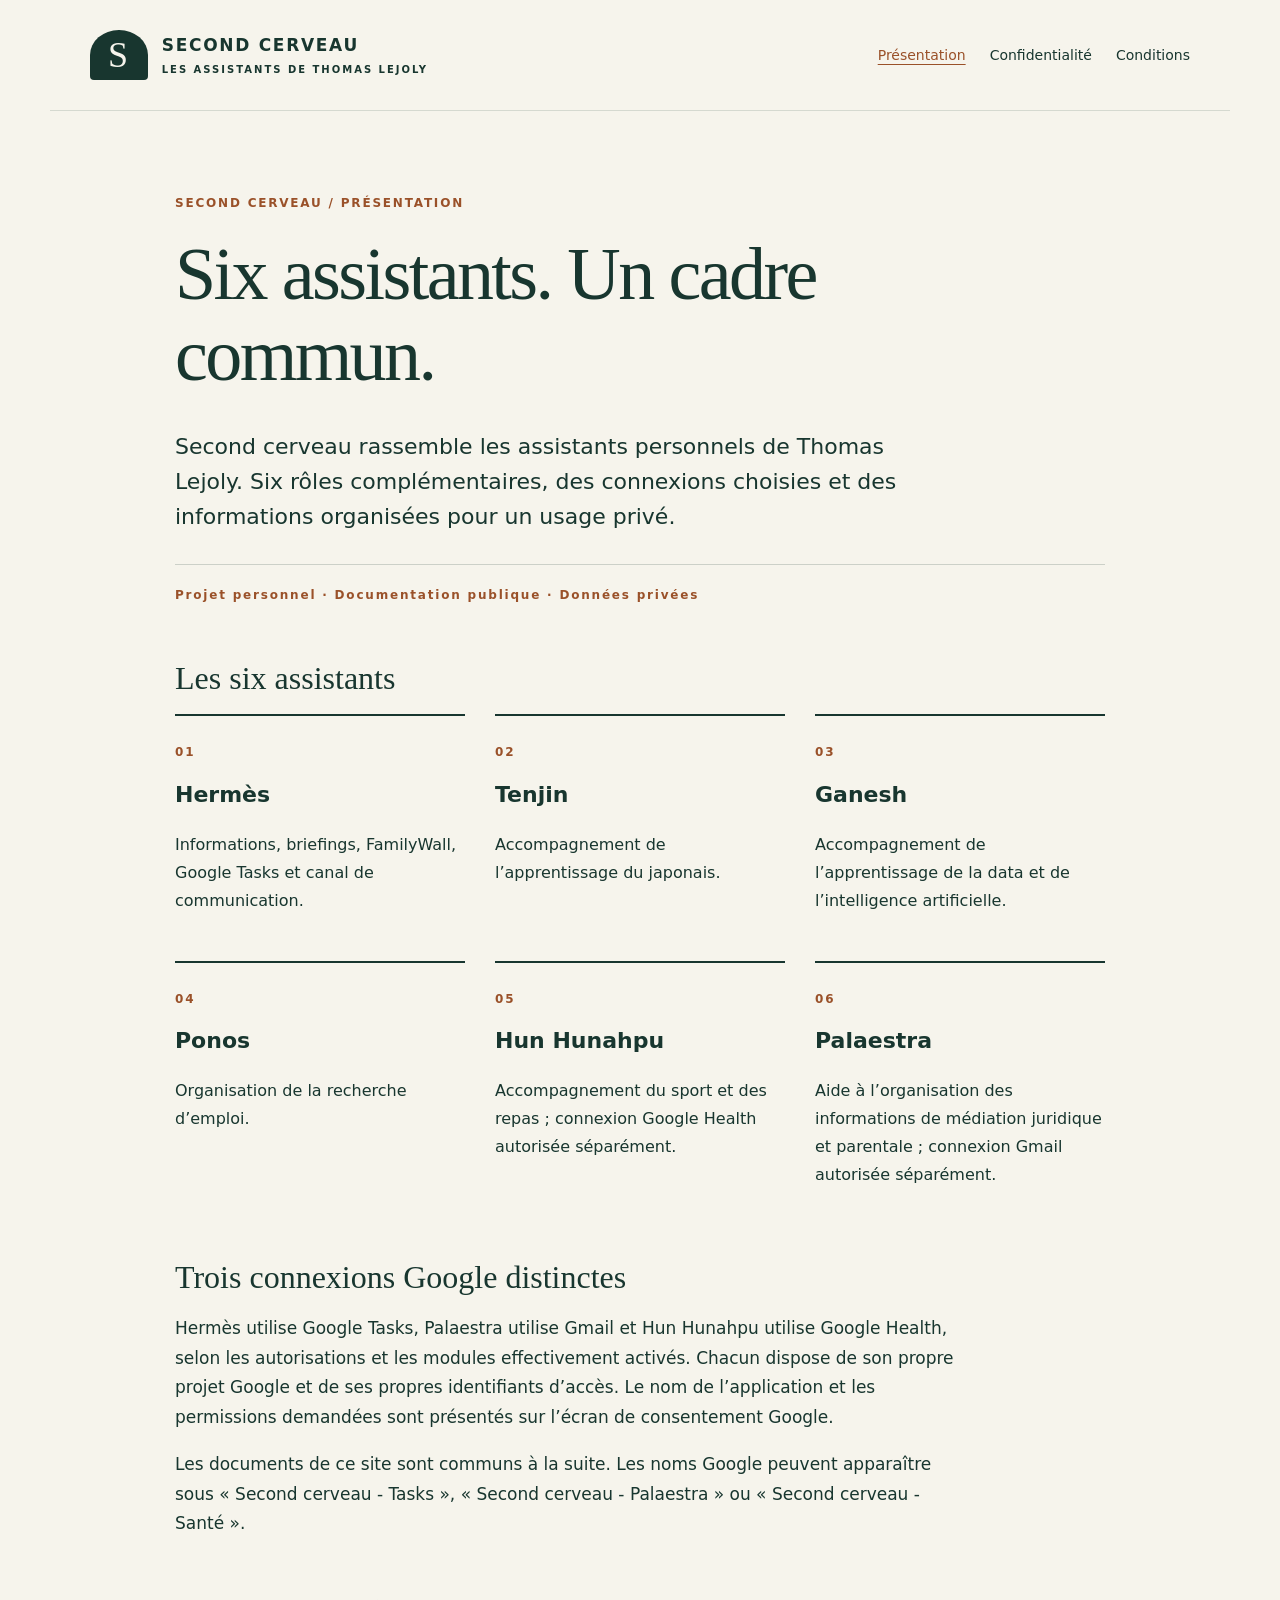
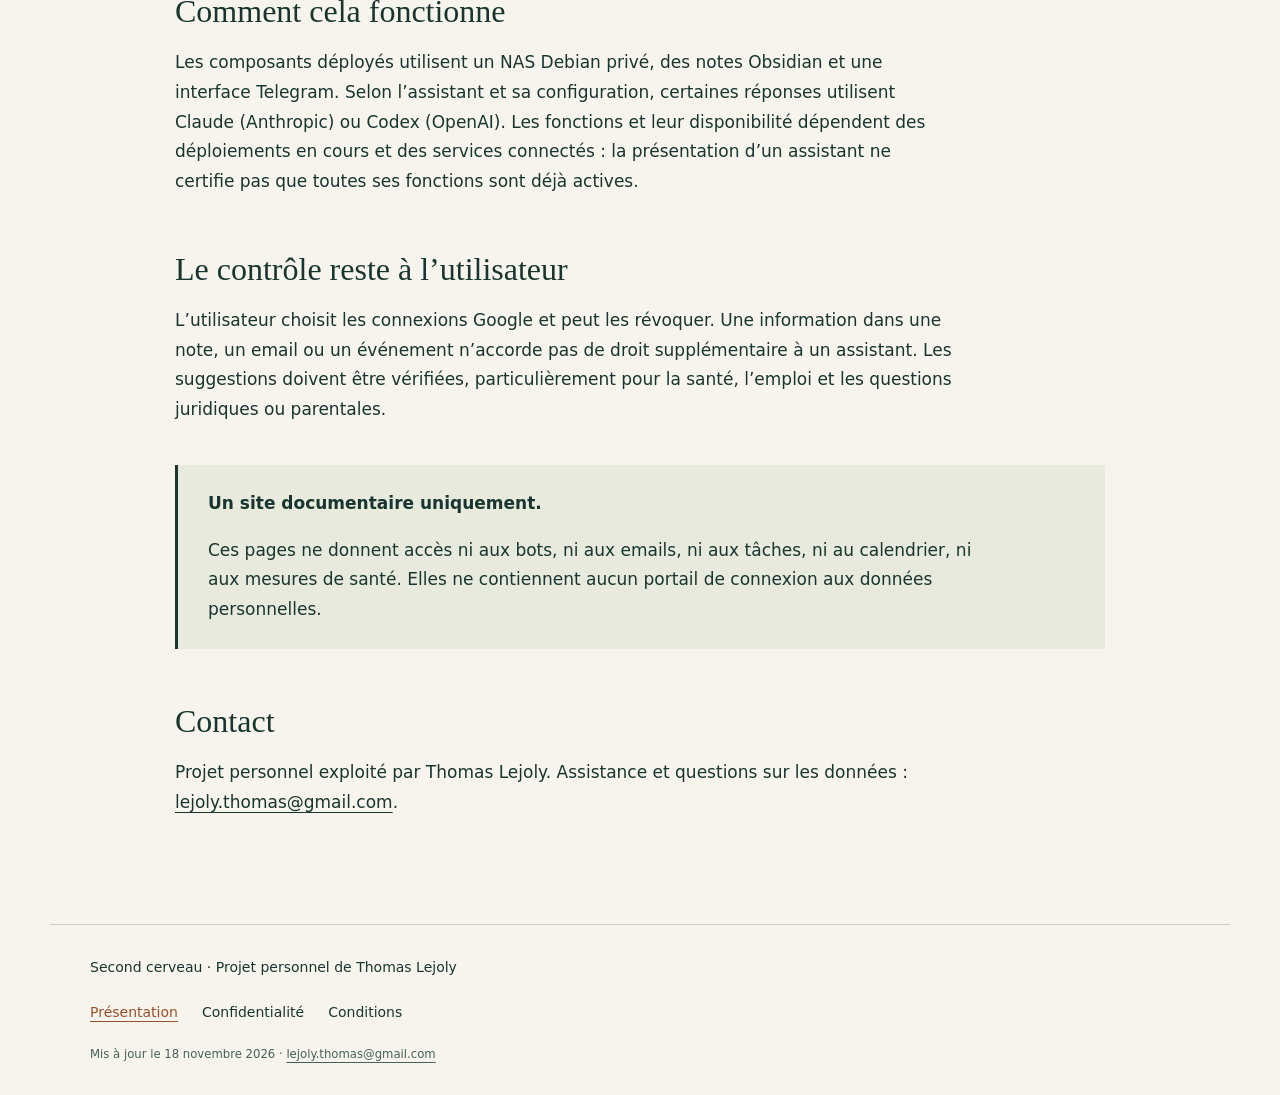
<file: index.html>
<!doctype html><html lang="fr"><head><meta charset="utf-8"><meta name="viewport" content="width=device-width,initial-scale=1"><meta name="description" content="Second cerveau : les assistants personnels de Thomas Lejoly, leurs connexions et leur politique de données."><title>Présentation — Second cerveau</title><meta name="google-site-verification" content="UJwpdZyruiKi0QQBRNBdk_fA5FHV_o0WUust5MKIB34" /><link rel="stylesheet" href="style.css"></head><body><a class="skip" href="#contenu">Aller au contenu</a><header><a class="brand" href="index.html"><span class="mark">S</span><span>SECOND CERVEAU<small>LES ASSISTANTS DE THOMAS LEJOLY</small></span></a><nav aria-label="Navigation principale"><a href="index.html" aria-current="page">Présentation</a><a href="confidentialite.html">Confidentialité</a><a href="conditions.html">Conditions</a></nav></header><main id="contenu"><p class="eyebrow">SECOND CERVEAU / PRÉSENTATION</p><h1>Six assistants. Un cadre commun.</h1><p class="lead">Second cerveau rassemble les assistants personnels de Thomas Lejoly. Six rôles complémentaires, des connexions choisies et des informations organisées pour un usage privé.</p><div class="label">Projet personnel · Documentation publique · Données privées</div>
<h2>Les six assistants</h2><div class="grid"><section><span class="number">01</span><h3>Hermès</h3><p>Informations, briefings, FamilyWall, Google Tasks et canal de communication.</p></section><section><span class="number">02</span><h3>Tenjin</h3><p>Accompagnement de l’apprentissage du japonais.</p></section><section><span class="number">03</span><h3>Ganesh</h3><p>Accompagnement de l’apprentissage de la data et de l’intelligence artificielle.</p></section><section><span class="number">04</span><h3>Ponos</h3><p>Organisation de la recherche d’emploi.</p></section><section><span class="number">05</span><h3>Hun Hunahpu</h3><p>Accompagnement du sport et des repas ; connexion Google Health autorisée séparément.</p></section><section><span class="number">06</span><h3>Palaestra</h3><p>Aide à l’organisation des informations de médiation juridique et parentale ; connexion Gmail autorisée séparément.</p></section></div><h2>Trois connexions Google distinctes</h2><p>Hermès utilise Google Tasks, Palaestra utilise Gmail et Hun Hunahpu utilise Google Health, selon les autorisations et les modules effectivement activés. Chacun dispose de son propre projet Google et de ses propres identifiants d’accès. Le nom de l’application et les permissions demandées sont présentés sur l’écran de consentement Google.</p>
<p>Les documents de ce site sont communs à la suite. Les noms Google peuvent apparaître sous « Second cerveau - Tasks », « Second cerveau - Palaestra » ou « Second cerveau - Santé ».</p>
<h2>Comment cela fonctionne</h2><p>Les composants déployés utilisent un NAS Debian privé, des notes Obsidian et une interface Telegram. Selon l’assistant et sa configuration, certaines réponses utilisent Claude (Anthropic) ou Codex (OpenAI). Les fonctions et leur disponibilité dépendent des déploiements en cours et des services connectés : la présentation d’un assistant ne certifie pas que toutes ses fonctions sont déjà actives.</p>
<h2>Le contrôle reste à l’utilisateur</h2><p>L’utilisateur choisit les connexions Google et peut les révoquer. Une information dans une note, un email ou un événement n’accorde pas de droit supplémentaire à un assistant. Les suggestions doivent être vérifiées, particulièrement pour la santé, l’emploi et les questions juridiques ou parentales.</p>
<aside><strong>Un site documentaire uniquement.</strong><p>Ces pages ne donnent accès ni aux bots, ni aux emails, ni aux tâches, ni au calendrier, ni aux mesures de santé. Elles ne contiennent aucun portail de connexion aux données personnelles.</p></aside>
<h2>Contact</h2><p>Projet personnel exploité par Thomas Lejoly. Assistance et questions sur les données : <a href="mailto:lejoly.thomas@gmail.com">lejoly.thomas@gmail.com</a>.</p></main><footer><span>Second cerveau · Projet personnel de Thomas Lejoly</span><nav aria-label="Pied de page"><a href="index.html" aria-current="page">Présentation</a><a href="confidentialite.html">Confidentialité</a><a href="conditions.html">Conditions</a></nav><small>Mis à jour le 18 novembre 2026 · <a href="mailto:lejoly.thomas@gmail.com">lejoly.thomas@gmail.com</a></small></footer></body></html>
</file>
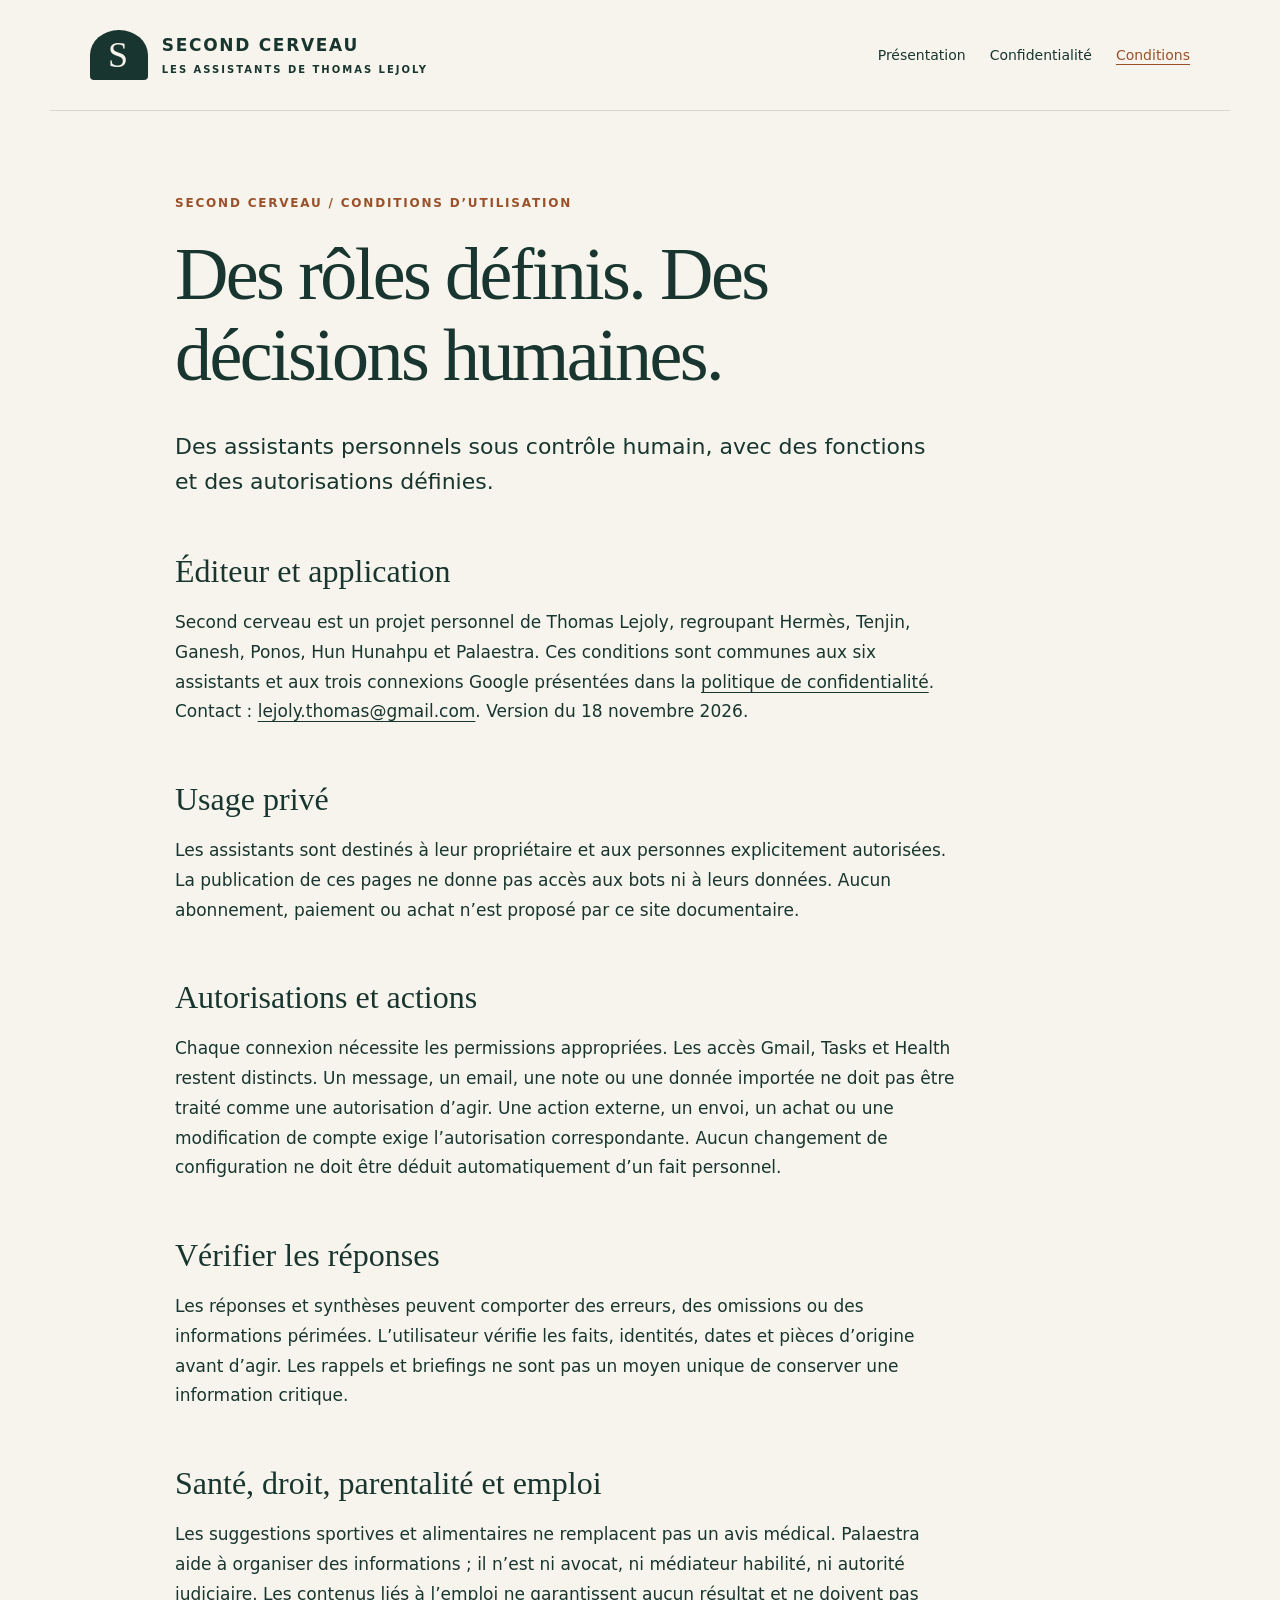
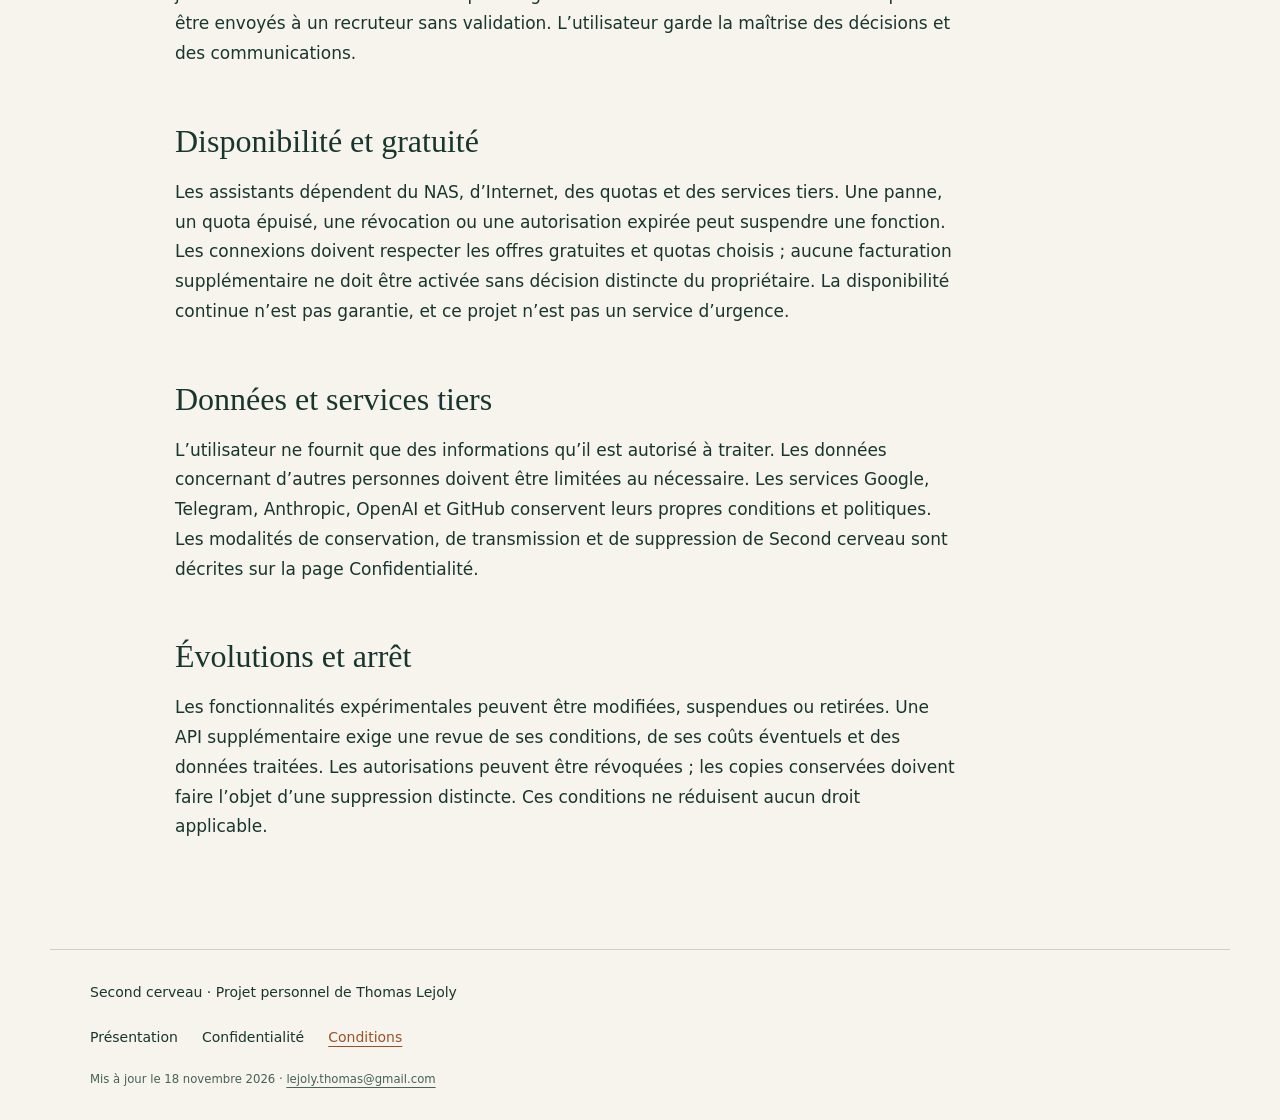
<file: conditions.html>
<!doctype html><html lang="fr"><head><meta charset="utf-8"><meta name="viewport" content="width=device-width,initial-scale=1"><meta name="description" content="Second cerveau : les assistants personnels de Thomas Lejoly, leurs connexions et leur politique de données."><title>Conditions d’utilisation — Second cerveau</title><meta name="google-site-verification" content="UJwpdZyruiKi0QQBRNBdk_fA5FHV_o0WUust5MKIB34" /><link rel="stylesheet" href="style.css"></head><body><a class="skip" href="#contenu">Aller au contenu</a><header><a class="brand" href="index.html"><span class="mark">S</span><span>SECOND CERVEAU<small>LES ASSISTANTS DE THOMAS LEJOLY</small></span></a><nav aria-label="Navigation principale"><a href="index.html">Présentation</a><a href="confidentialite.html">Confidentialité</a><a href="conditions.html" aria-current="page">Conditions</a></nav></header><main id="contenu"><p class="eyebrow">SECOND CERVEAU / CONDITIONS D’UTILISATION</p><h1>Des rôles définis. Des décisions humaines.</h1><p class="lead">Des assistants personnels sous contrôle humain, avec des fonctions et des autorisations définies.</p>
<h2>Éditeur et application</h2><p>Second cerveau est un projet personnel de Thomas Lejoly, regroupant Hermès, Tenjin, Ganesh, Ponos, Hun Hunahpu et Palaestra. Ces conditions sont communes aux six assistants et aux trois connexions Google présentées dans la <a href="confidentialite.html">politique de confidentialité</a>. Contact : <a href="mailto:lejoly.thomas@gmail.com">lejoly.thomas@gmail.com</a>. Version du 18 novembre 2026.</p>
<h2>Usage privé</h2><p>Les assistants sont destinés à leur propriétaire et aux personnes explicitement autorisées. La publication de ces pages ne donne pas accès aux bots ni à leurs données. Aucun abonnement, paiement ou achat n’est proposé par ce site documentaire.</p>
<h2>Autorisations et actions</h2><p>Chaque connexion nécessite les permissions appropriées. Les accès Gmail, Tasks et Health restent distincts. Un message, un email, une note ou une donnée importée ne doit pas être traité comme une autorisation d’agir. Une action externe, un envoi, un achat ou une modification de compte exige l’autorisation correspondante. Aucun changement de configuration ne doit être déduit automatiquement d’un fait personnel.</p>
<h2>Vérifier les réponses</h2><p>Les réponses et synthèses peuvent comporter des erreurs, des omissions ou des informations périmées. L’utilisateur vérifie les faits, identités, dates et pièces d’origine avant d’agir. Les rappels et briefings ne sont pas un moyen unique de conserver une information critique.</p>
<h2>Santé, droit, parentalité et emploi</h2><p>Les suggestions sportives et alimentaires ne remplacent pas un avis médical. Palaestra aide à organiser des informations ; il n’est ni avocat, ni médiateur habilité, ni autorité judiciaire. Les contenus liés à l’emploi ne garantissent aucun résultat et ne doivent pas être envoyés à un recruteur sans validation. L’utilisateur garde la maîtrise des décisions et des communications.</p>
<h2>Disponibilité et gratuité</h2><p>Les assistants dépendent du NAS, d’Internet, des quotas et des services tiers. Une panne, un quota épuisé, une révocation ou une autorisation expirée peut suspendre une fonction. Les connexions doivent respecter les offres gratuites et quotas choisis ; aucune facturation supplémentaire ne doit être activée sans décision distincte du propriétaire. La disponibilité continue n’est pas garantie, et ce projet n’est pas un service d’urgence.</p>
<h2>Données et services tiers</h2><p>L’utilisateur ne fournit que des informations qu’il est autorisé à traiter. Les données concernant d’autres personnes doivent être limitées au nécessaire. Les services Google, Telegram, Anthropic, OpenAI et GitHub conservent leurs propres conditions et politiques. Les modalités de conservation, de transmission et de suppression de Second cerveau sont décrites sur la page Confidentialité.</p>
<h2>Évolutions et arrêt</h2><p>Les fonctionnalités expérimentales peuvent être modifiées, suspendues ou retirées. Une API supplémentaire exige une revue de ses conditions, de ses coûts éventuels et des données traitées. Les autorisations peuvent être révoquées ; les copies conservées doivent faire l’objet d’une suppression distincte. Ces conditions ne réduisent aucun droit applicable.</p></main><footer><span>Second cerveau · Projet personnel de Thomas Lejoly</span><nav aria-label="Pied de page"><a href="index.html">Présentation</a><a href="confidentialite.html">Confidentialité</a><a href="conditions.html" aria-current="page">Conditions</a></nav><small>Mis à jour le 18 novembre 2026 · <a href="mailto:lejoly.thomas@gmail.com">lejoly.thomas@gmail.com</a></small></footer></body></html>
</file>
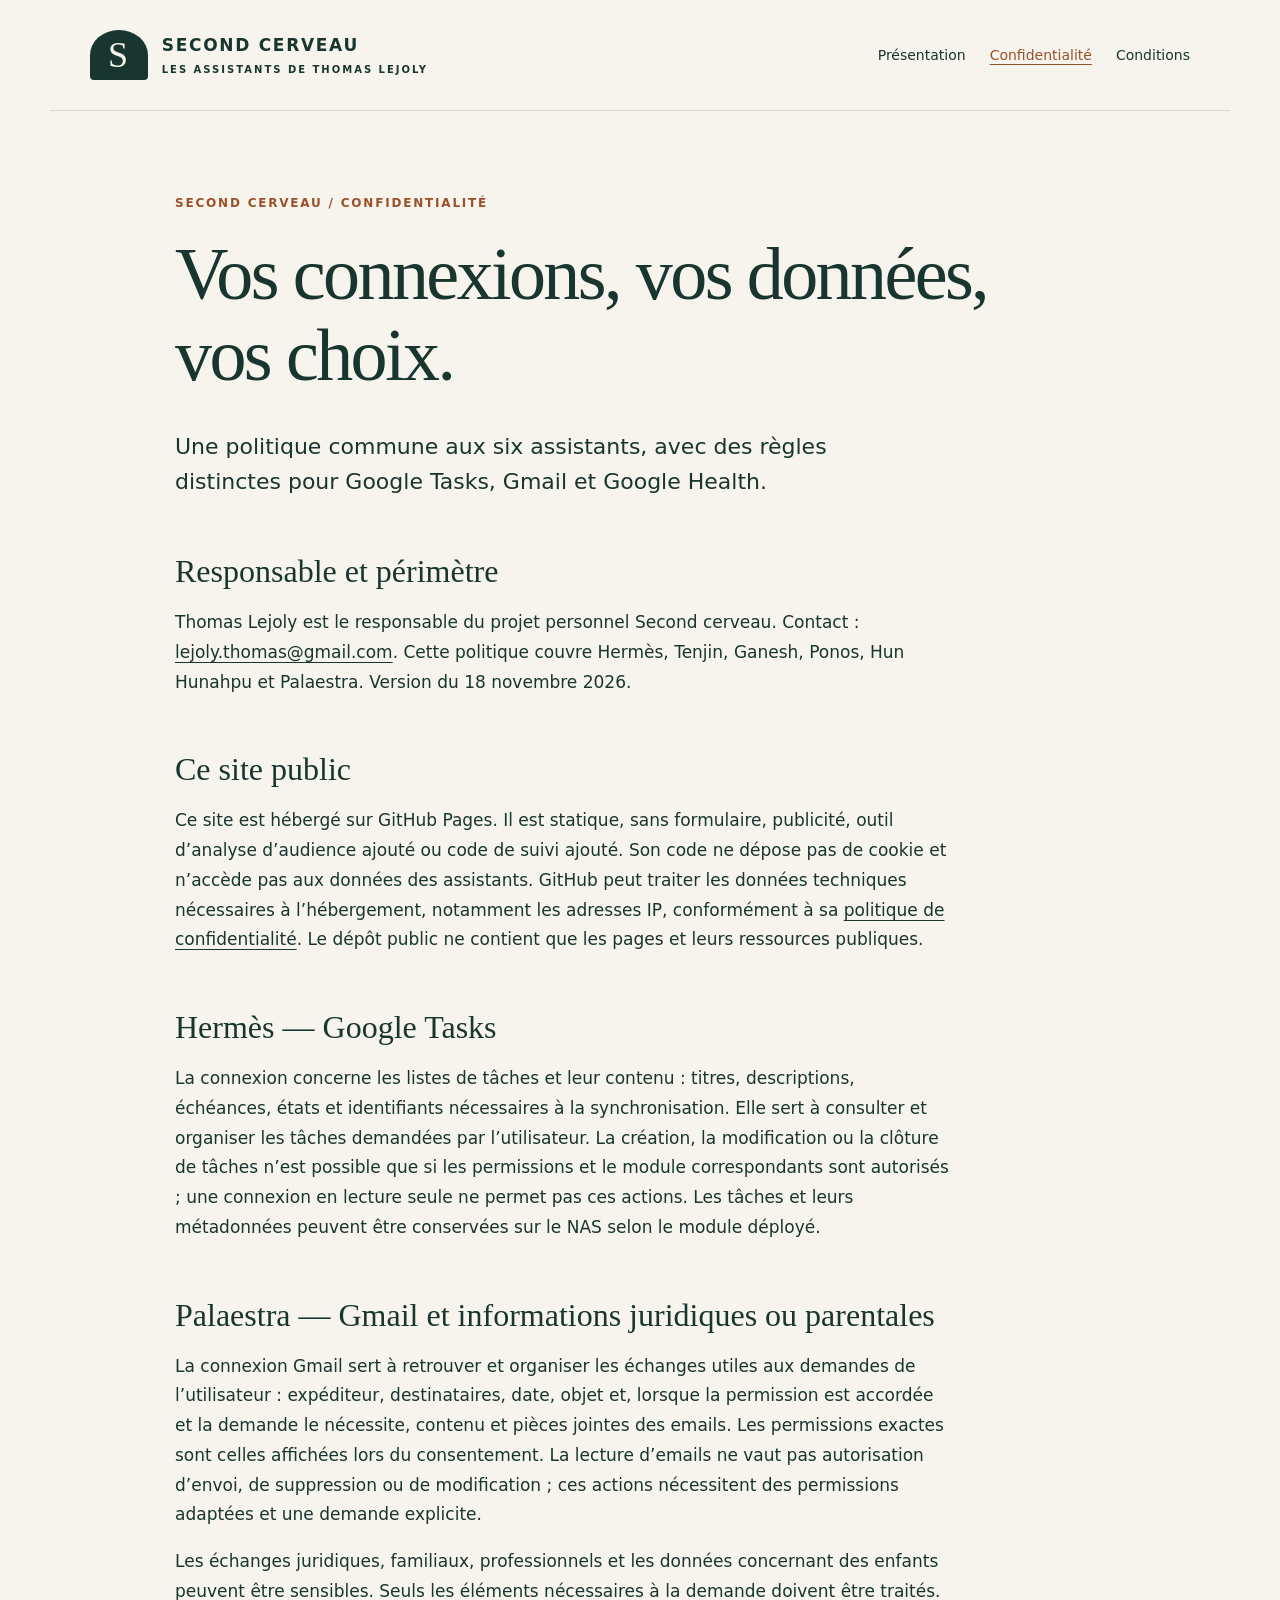
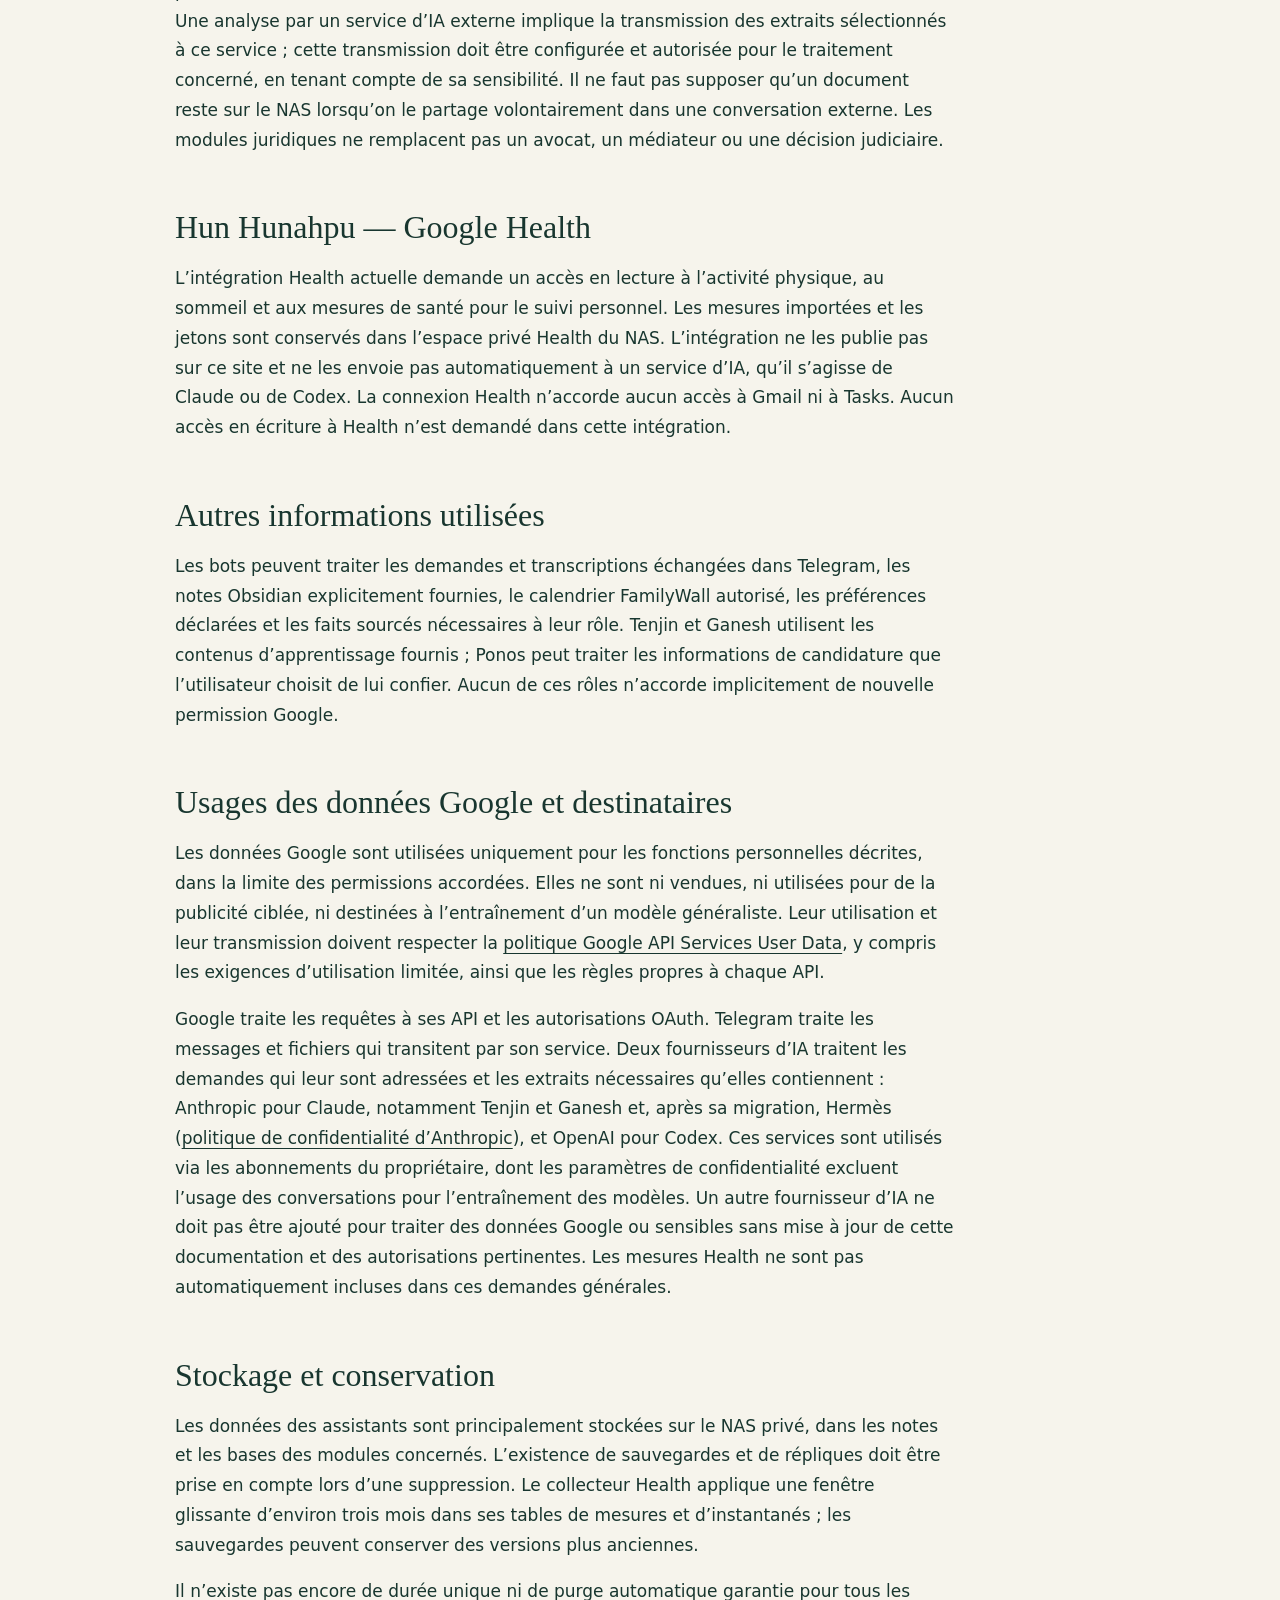
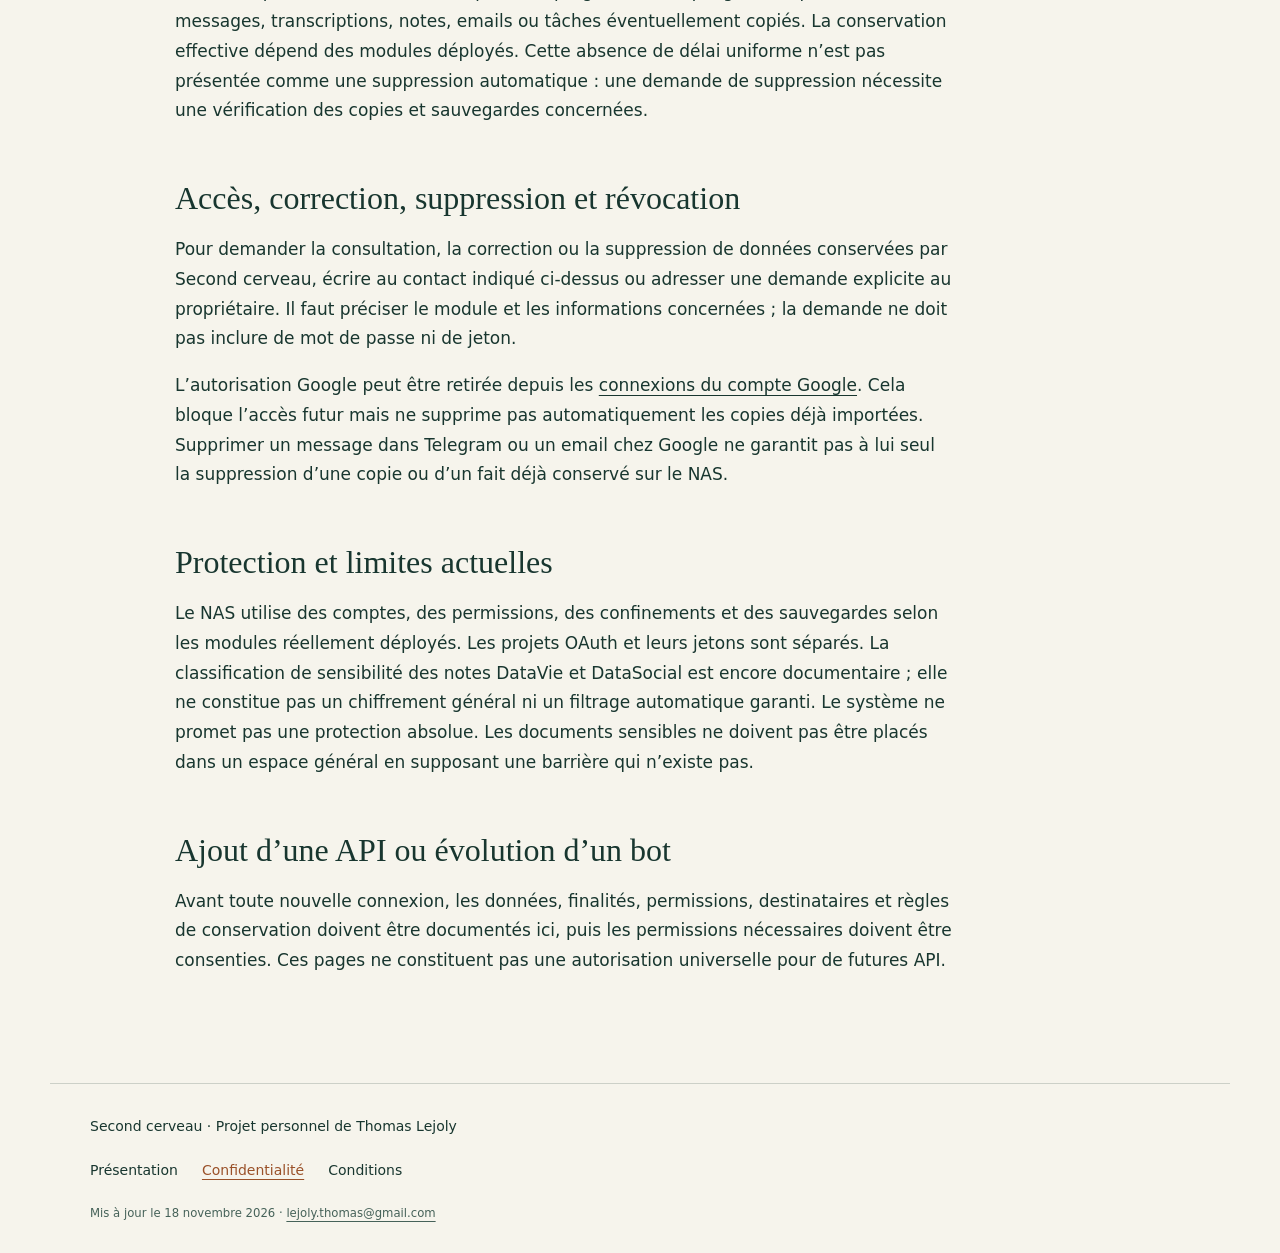
<file: confidentialite.html>
<!doctype html><html lang="fr"><head><meta charset="utf-8"><meta name="viewport" content="width=device-width,initial-scale=1"><meta name="description" content="Second cerveau : les assistants personnels de Thomas Lejoly, leurs connexions et leur politique de données."><title>Confidentialité — Second cerveau</title><meta name="google-site-verification" content="UJwpdZyruiKi0QQBRNBdk_fA5FHV_o0WUust5MKIB34" /><link rel="stylesheet" href="style.css"></head><body><a class="skip" href="#contenu">Aller au contenu</a><header><a class="brand" href="index.html"><span class="mark">S</span><span>SECOND CERVEAU<small>LES ASSISTANTS DE THOMAS LEJOLY</small></span></a><nav aria-label="Navigation principale"><a href="index.html">Présentation</a><a href="confidentialite.html" aria-current="page">Confidentialité</a><a href="conditions.html">Conditions</a></nav></header><main id="contenu"><p class="eyebrow">SECOND CERVEAU / CONFIDENTIALITÉ</p><h1>Vos connexions, vos données, vos choix.</h1><p class="lead">Une politique commune aux six assistants, avec des règles distinctes pour Google Tasks, Gmail et Google Health.</p>
<h2>Responsable et périmètre</h2><p>Thomas Lejoly est le responsable du projet personnel Second cerveau. Contact : <a href="mailto:lejoly.thomas@gmail.com">lejoly.thomas@gmail.com</a>. Cette politique couvre Hermès, Tenjin, Ganesh, Ponos, Hun Hunahpu et Palaestra. Version du 18 novembre 2026.</p>
<h2>Ce site public</h2><p>Ce site est hébergé sur GitHub Pages. Il est statique, sans formulaire, publicité, outil d’analyse d’audience ajouté ou code de suivi ajouté. Son code ne dépose pas de cookie et n’accède pas aux données des assistants. GitHub peut traiter les données techniques nécessaires à l’hébergement, notamment les adresses IP, conformément à sa <a href="https://docs.github.com/fr/site-policy/privacy-policies/github-general-privacy-statement">politique de confidentialité</a>. Le dépôt public ne contient que les pages et leurs ressources publiques.</p>
<h2>Hermès — Google Tasks</h2><p>La connexion concerne les listes de tâches et leur contenu : titres, descriptions, échéances, états et identifiants nécessaires à la synchronisation. Elle sert à consulter et organiser les tâches demandées par l’utilisateur. La création, la modification ou la clôture de tâches n’est possible que si les permissions et le module correspondants sont autorisés ; une connexion en lecture seule ne permet pas ces actions. Les tâches et leurs métadonnées peuvent être conservées sur le NAS selon le module déployé.</p>
<h2>Palaestra — Gmail et informations juridiques ou parentales</h2><p>La connexion Gmail sert à retrouver et organiser les échanges utiles aux demandes de l’utilisateur : expéditeur, destinataires, date, objet et, lorsque la permission est accordée et la demande le nécessite, contenu et pièces jointes des emails. Les permissions exactes sont celles affichées lors du consentement. La lecture d’emails ne vaut pas autorisation d’envoi, de suppression ou de modification ; ces actions nécessitent des permissions adaptées et une demande explicite.</p>
<p>Les échanges juridiques, familiaux, professionnels et les données concernant des enfants peuvent être sensibles. Seuls les éléments nécessaires à la demande doivent être traités. Une analyse par un service d’IA externe implique la transmission des extraits sélectionnés à ce service ; cette transmission doit être configurée et autorisée pour le traitement concerné, en tenant compte de sa sensibilité. Il ne faut pas supposer qu’un document reste sur le NAS lorsqu’on le partage volontairement dans une conversation externe. Les modules juridiques ne remplacent pas un avocat, un médiateur ou une décision judiciaire.</p>
<h2>Hun Hunahpu — Google Health</h2><p>L’intégration Health actuelle demande un accès en lecture à l’activité physique, au sommeil et aux mesures de santé pour le suivi personnel. Les mesures importées et les jetons sont conservés dans l’espace privé Health du NAS. L’intégration ne les publie pas sur ce site et ne les envoie pas automatiquement à un service d’IA, qu’il s’agisse de Claude ou de Codex. La connexion Health n’accorde aucun accès à Gmail ni à Tasks. Aucun accès en écriture à Health n’est demandé dans cette intégration.</p>
<h2>Autres informations utilisées</h2><p>Les bots peuvent traiter les demandes et transcriptions échangées dans Telegram, les notes Obsidian explicitement fournies, le calendrier FamilyWall autorisé, les préférences déclarées et les faits sourcés nécessaires à leur rôle. Tenjin et Ganesh utilisent les contenus d’apprentissage fournis ; Ponos peut traiter les informations de candidature que l’utilisateur choisit de lui confier. Aucun de ces rôles n’accorde implicitement de nouvelle permission Google.</p>
<h2>Usages des données Google et destinataires</h2><p>Les données Google sont utilisées uniquement pour les fonctions personnelles décrites, dans la limite des permissions accordées. Elles ne sont ni vendues, ni utilisées pour de la publicité ciblée, ni destinées à l’entraînement d’un modèle généraliste. Leur utilisation et leur transmission doivent respecter la <a href="https://developers.google.com/terms/api-services-user-data-policy">politique Google API Services User Data</a>, y compris les exigences d’utilisation limitée, ainsi que les règles propres à chaque API.</p>
<p>Google traite les requêtes à ses API et les autorisations OAuth. Telegram traite les messages et fichiers qui transitent par son service. Deux fournisseurs d’IA traitent les demandes qui leur sont adressées et les extraits nécessaires qu’elles contiennent : Anthropic pour Claude, notamment Tenjin et Ganesh et, après sa migration, Hermès (<a href="https://www.anthropic.com/legal/privacy">politique de confidentialité d’Anthropic</a>), et OpenAI pour Codex. Ces services sont utilisés via les abonnements du propriétaire, dont les paramètres de confidentialité excluent l’usage des conversations pour l’entraînement des modèles. Un autre fournisseur d’IA ne doit pas être ajouté pour traiter des données Google ou sensibles sans mise à jour de cette documentation et des autorisations pertinentes. Les mesures Health ne sont pas automatiquement incluses dans ces demandes générales.</p>
<h2>Stockage et conservation</h2><p>Les données des assistants sont principalement stockées sur le NAS privé, dans les notes et les bases des modules concernés. L’existence de sauvegardes et de répliques doit être prise en compte lors d’une suppression. Le collecteur Health applique une fenêtre glissante d’environ trois mois dans ses tables de mesures et d’instantanés ; les sauvegardes peuvent conserver des versions plus anciennes.</p>
<p>Il n’existe pas encore de durée unique ni de purge automatique garantie pour tous les messages, transcriptions, notes, emails ou tâches éventuellement copiés. La conservation effective dépend des modules déployés. Cette absence de délai uniforme n’est pas présentée comme une suppression automatique : une demande de suppression nécessite une vérification des copies et sauvegardes concernées.</p>
<h2>Accès, correction, suppression et révocation</h2><p>Pour demander la consultation, la correction ou la suppression de données conservées par Second cerveau, écrire au contact indiqué ci-dessus ou adresser une demande explicite au propriétaire. Il faut préciser le module et les informations concernées ; la demande ne doit pas inclure de mot de passe ni de jeton.</p>
<p>L’autorisation Google peut être retirée depuis les <a href="https://myaccount.google.com/connections">connexions du compte Google</a>. Cela bloque l’accès futur mais ne supprime pas automatiquement les copies déjà importées. Supprimer un message dans Telegram ou un email chez Google ne garantit pas à lui seul la suppression d’une copie ou d’un fait déjà conservé sur le NAS.</p>
<h2>Protection et limites actuelles</h2><p>Le NAS utilise des comptes, des permissions, des confinements et des sauvegardes selon les modules réellement déployés. Les projets OAuth et leurs jetons sont séparés. La classification de sensibilité des notes DataVie et DataSocial est encore documentaire ; elle ne constitue pas un chiffrement général ni un filtrage automatique garanti. Le système ne promet pas une protection absolue. Les documents sensibles ne doivent pas être placés dans un espace général en supposant une barrière qui n’existe pas.</p>
<h2>Ajout d’une API ou évolution d’un bot</h2><p>Avant toute nouvelle connexion, les données, finalités, permissions, destinataires et règles de conservation doivent être documentés ici, puis les permissions nécessaires doivent être consenties. Ces pages ne constituent pas une autorisation universelle pour de futures API.</p></main><footer><span>Second cerveau · Projet personnel de Thomas Lejoly</span><nav aria-label="Pied de page"><a href="index.html">Présentation</a><a href="confidentialite.html" aria-current="page">Confidentialité</a><a href="conditions.html">Conditions</a></nav><small>Mis à jour le 18 novembre 2026 · <a href="mailto:lejoly.thomas@gmail.com">lejoly.thomas@gmail.com</a></small></footer></body></html>
</file>
<file: style.css>
:root{color-scheme:light;--ink:#18362f;--paper:#f6f4ec;--accent:#9a5129}*{box-sizing:border-box}body{margin:0;background:var(--paper);color:var(--ink);font:17px/1.75 system-ui,sans-serif}a{color:inherit;text-underline-offset:4px}header,footer{max-width:1180px;margin:auto;padding:30px 40px}header{display:flex;align-items:center;justify-content:space-between;border-bottom:1px solid #18362f25;gap:25px}.brand{display:flex;gap:14px;align-items:center;text-decoration:none;font-weight:750;letter-spacing:.1em}.brand small{display:block;font-size:10px;letter-spacing:.2em}.mark{background:var(--ink);color:var(--paper);font:36px Georgia,serif;padding:4px 18px;border-radius:50% 50% 4px 4px}nav{display:flex;flex-wrap:wrap;gap:24px;font-size:14px}nav a{text-decoration:none}nav a[aria-current]{color:var(--accent);text-decoration:underline}main{max-width:1010px;margin:auto;padding:70px 40px 90px}h1{font:clamp(42px,6vw,74px)/1.1 Georgia,serif;max-width:850px;letter-spacing:-.035em;margin:20px 0 32px}h2{font:32px/1.25 Georgia,serif;margin:52px 0 16px}h3{font-size:22px;margin:10px 0}p,li{max-width:780px}.lead{font-size:22px;line-height:1.6;max-width:760px}.eyebrow,.label,.number{font-size:12px;font-weight:700;letter-spacing:.15em;color:var(--accent)}.label{margin-top:30px;border-top:1px solid #18362f30;padding-top:20px}.grid{display:grid;grid-template-columns:repeat(3,1fr);gap:30px}.grid section{border-top:2px solid var(--ink);padding-top:20px}.grid p{font-size:16px}aside{background:#e7eadd;border-left:3px solid var(--ink);padding:24px 30px;margin-top:40px}aside p{margin-bottom:0}footer{border-top:1px solid #18362f30;font-size:14px}footer nav{margin:20px 0}footer small{display:block;color:#466259}.skip{position:absolute;left:12px;top:-100px;background:white;padding:10px}.skip:focus{top:0}a:focus-visible{outline:3px solid var(--accent);outline-offset:5px}@media(max-width:700px){header{align-items:flex-start;flex-direction:column}header,footer{padding:24px}main{padding:42px 24px 60px}.grid{grid-template-columns:1fr;gap:24px}nav{gap:18px}.lead{font-size:20px}h2{font-size:28px}}
</file>
